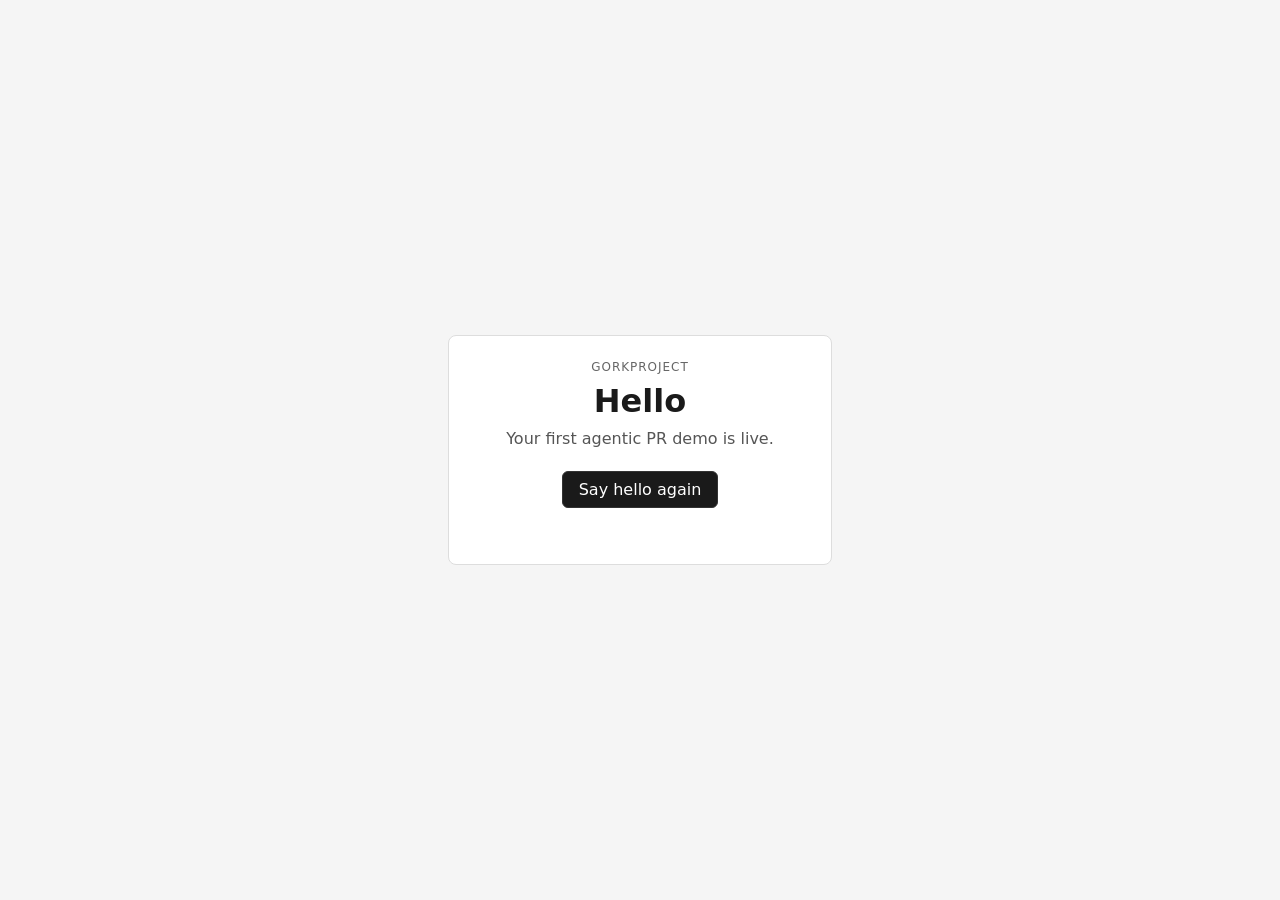
<file: index.html>
<!DOCTYPE html>
<html lang="en">
<head>
  <meta charset="UTF-8" />
  <meta name="viewport" content="width=device-width, initial-scale=1" />
  <title>Hello — gorkproject</title>
  <link rel="stylesheet" href="styles.css" />
</head>
<body>
  <main class="card">
    <p class="eyebrow">gorkproject</p>
    <h1>Hello</h1>
    <p class="lead">Your first agentic PR demo is live.</p>
    <button type="button" id="greetBtn">Say hello again</button>
    <p class="msg" id="msg" aria-live="polite"></p>
  </main>
  <script src="app.js"></script>
</body>
</html>
</file>
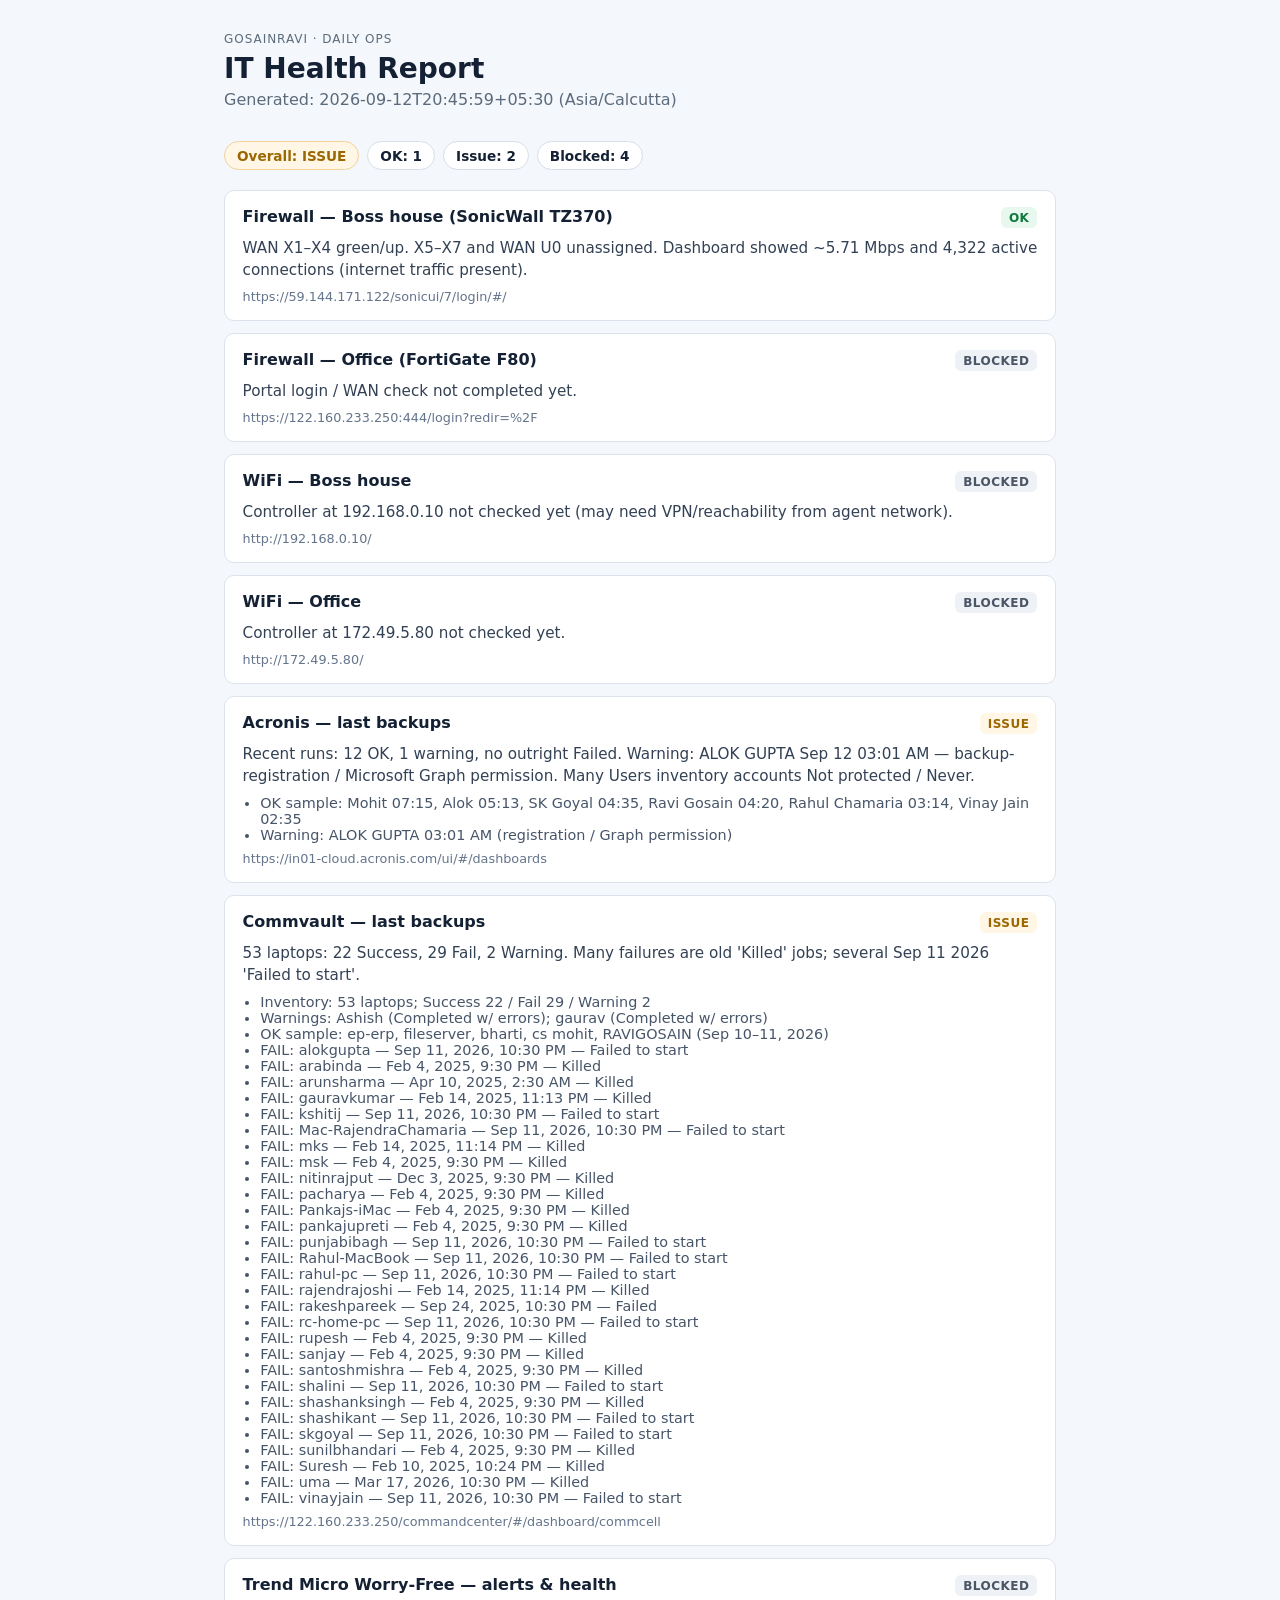
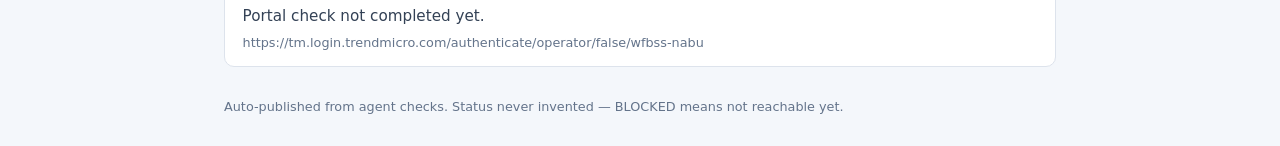
<file: status/index.html>
<!DOCTYPE html>
<html lang="en">
<head>
  <meta charset="UTF-8" />
  <meta name="viewport" content="width=device-width, initial-scale=1" />
  <title>IT Health Report</title>
  <link rel="stylesheet" href="styles.css" />
</head>
<body>
  <header class="wrap">
    <p class="eyebrow">gosainravi · daily ops</p>
    <h1>IT Health Report</h1>
    <p class="meta" id="generated">Loading…</p>
  </header>
  <main class="wrap">
    <section class="summary" id="summary"></section>
    <section id="checks" class="checks"></section>
  </main>
  <footer class="wrap foot">
    Auto-published from agent checks. Status never invented — BLOCKED means not reachable yet.
  </footer>
  <script src="app.js"></script>
</body>
</html>
</file>
<file: styles.css>
:root {
  font-family: system-ui, -apple-system, sans-serif;
  color: #1a1a1a;
  background: #f5f5f5;
}

* {
  box-sizing: border-box;
}

body {
  margin: 0;
  min-height: 100vh;
  display: grid;
  place-items: center;
  padding: 1.5rem;
}

.card {
  width: min(24rem, 100%);
  background: #fff;
  border: 1px solid #ddd;
  border-radius: 8px;
  padding: 1.5rem;
  text-align: center;
}

.eyebrow {
  margin: 0 0 0.5rem;
  font-size: 0.75rem;
  letter-spacing: 0.08em;
  text-transform: uppercase;
  color: #666;
}

h1 {
  margin: 0 0 0.5rem;
  font-size: 2rem;
}

.lead {
  margin: 0 0 1.25rem;
  color: #555;
  line-height: 1.4;
}

button {
  border: 1px solid #333;
  border-radius: 6px;
  padding: 0.5rem 1rem;
  font: inherit;
  background: #1a1a1a;
  color: #fff;
  cursor: pointer;
}

button:hover {
  background: #333;
}

.msg {
  min-height: 1.25rem;
  margin: 0.75rem 0 0;
  color: #0a7;
  font-weight: 600;
}
</file>
<file: status/styles.css>
:root {
  font-family: system-ui, -apple-system, sans-serif;
  color: #142033;
  background: #f4f7fb;
}
* { box-sizing: border-box; }
body { margin: 0; }
.wrap { width: min(52rem, calc(100% - 2rem)); margin: 0 auto; }
header { padding: 2rem 0 1rem; }
.eyebrow { margin: 0; font-size: 0.75rem; letter-spacing: 0.08em; text-transform: uppercase; color: #5b6b7c; }
h1 { margin: 0.35rem 0; font-size: 1.75rem; }
.meta { color: #5b6b7c; margin: 0.25rem 0 0; }
.summary {
  display: flex; flex-wrap: wrap; gap: 0.5rem;
  margin: 1rem 0 1.25rem;
}
.pill {
  border-radius: 999px; padding: 0.35rem 0.75rem; font-size: 0.85rem; font-weight: 600;
  border: 1px solid #d7dee8; background: #fff;
}
.pill.OK { background: #e8f8ef; border-color: #b7e4c7; color: #0b7a3b; }
.pill.ISSUE { background: #fff6e5; border-color: #f0d29a; color: #9a6700; }
.pill.BLOCKED { background: #eef1f5; border-color: #d0d7e0; color: #4a5565; }
.pill.PARTIAL { background: #eef4ff; border-color: #c5d6f7; color: #1d4fbf; }
.checks { display: grid; gap: 0.75rem; padding-bottom: 2rem; }
.card {
  background: #fff; border: 1px solid #dde3ec; border-radius: 10px; padding: 1rem 1.1rem;
}
.card-top { display: flex; justify-content: space-between; gap: 1rem; align-items: start; }
.card h2 { margin: 0; font-size: 1rem; }
.badge {
  flex: none; font-size: 0.75rem; font-weight: 700; letter-spacing: 0.04em;
  padding: 0.2rem 0.5rem; border-radius: 6px;
}
.badge.OK { background: #e8f8ef; color: #0b7a3b; }
.badge.ISSUE { background: #fff6e5; color: #9a6700; }
.badge.BLOCKED { background: #eef1f5; color: #4a5565; }
.detail { margin: 0.55rem 0 0; color: #334155; line-height: 1.45; font-size: 0.95rem; }
.highlights { margin: 0.5rem 0 0; padding-left: 1.1rem; color: #475569; font-size: 0.9rem; }
.source { margin: 0.55rem 0 0; font-size: 0.8rem; color: #64748b; word-break: break-all; }
.foot { padding: 0 0 2rem; font-size: 0.8rem; color: #64748b; }
</file>
